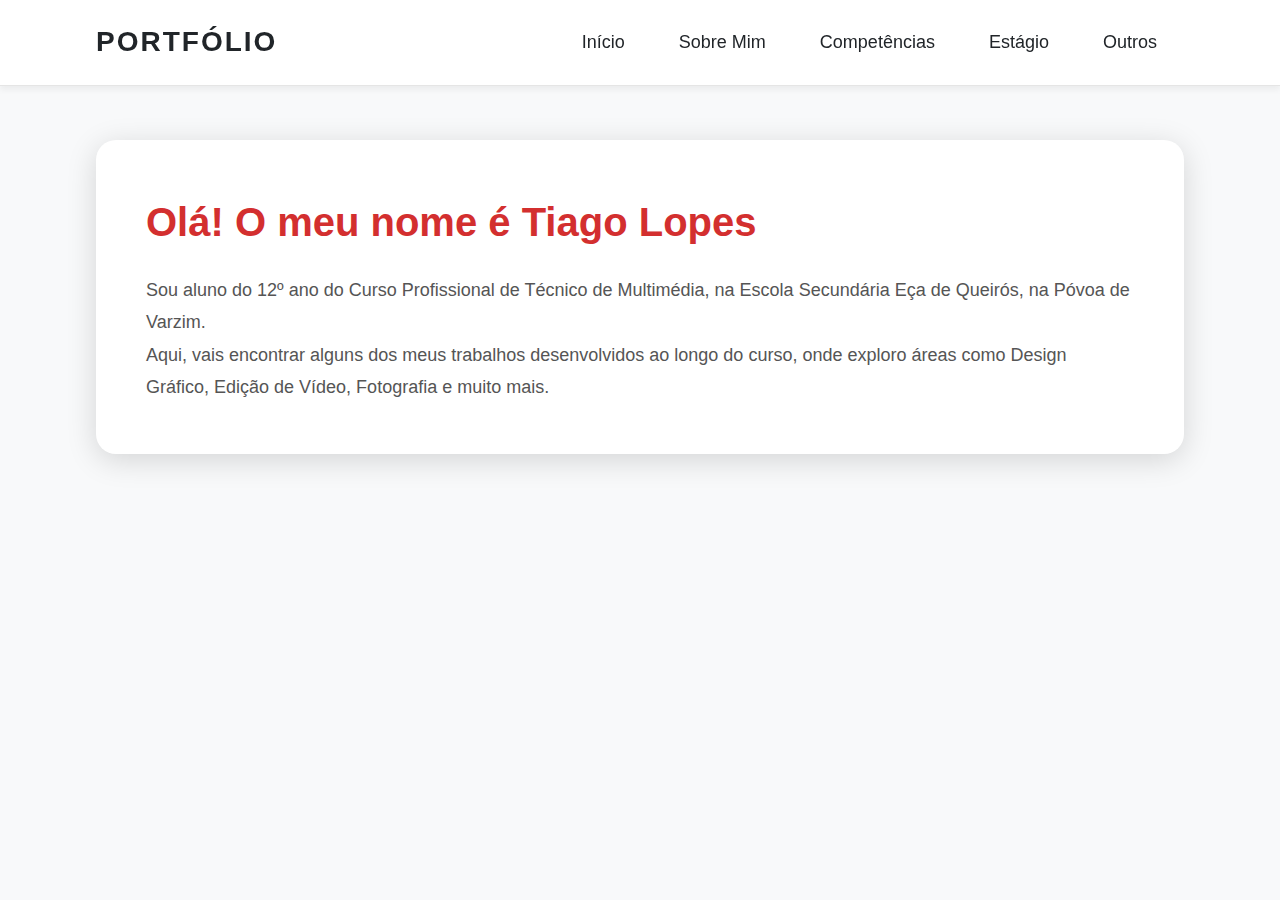
<file: index.html>
<!DOCTYPE html>
<html lang="pt">
<head>
    <meta charset="UTF-8">
    <meta name="viewport" content="width=device-width, initial-scale=1.0">
    <title>Portfólio</title>
    <link rel="stylesheet" href="styles.css">
</head>
<body>
    <header>
        <nav>
            <div class="logo">Portfólio</div>
            <button class="menu-toggle" aria-label="Abrir menu" onclick="toggleMenu()">☰</button>
            <ul class="nav-links">
                <li><a href="index.html">Início</a></li>
                <li><a href="sobre.html">Sobre Mim</a></li>
                <li><a href="competencias.html">Competências</a></li>
                <li><a href="estagio.html">Estágio</a></li>
                <li><a href="outros.html">Outros</a></li>
            </ul>
        </nav>
    </header>

    <section class="sobre-mim">
        <div class="texto">
            <h1>Olá! O meu nome é Tiago Lopes</h1>
            <p>Sou aluno do 12º ano do Curso Profissional de Técnico de Multimédia, na Escola Secundária Eça de Queirós, na Póvoa de Varzim.</p>
            <p>Aqui, vais encontrar alguns dos meus trabalhos desenvolvidos ao longo do curso, onde exploro áreas como Design Gráfico, Edição de Vídeo, Fotografia e muito mais.</p>
        </div>
    </section>

</body>
<script>
    function toggleMenu() {
        document.querySelector('.nav-links').classList.toggle('active');
    }
</script>
</html>
</file>
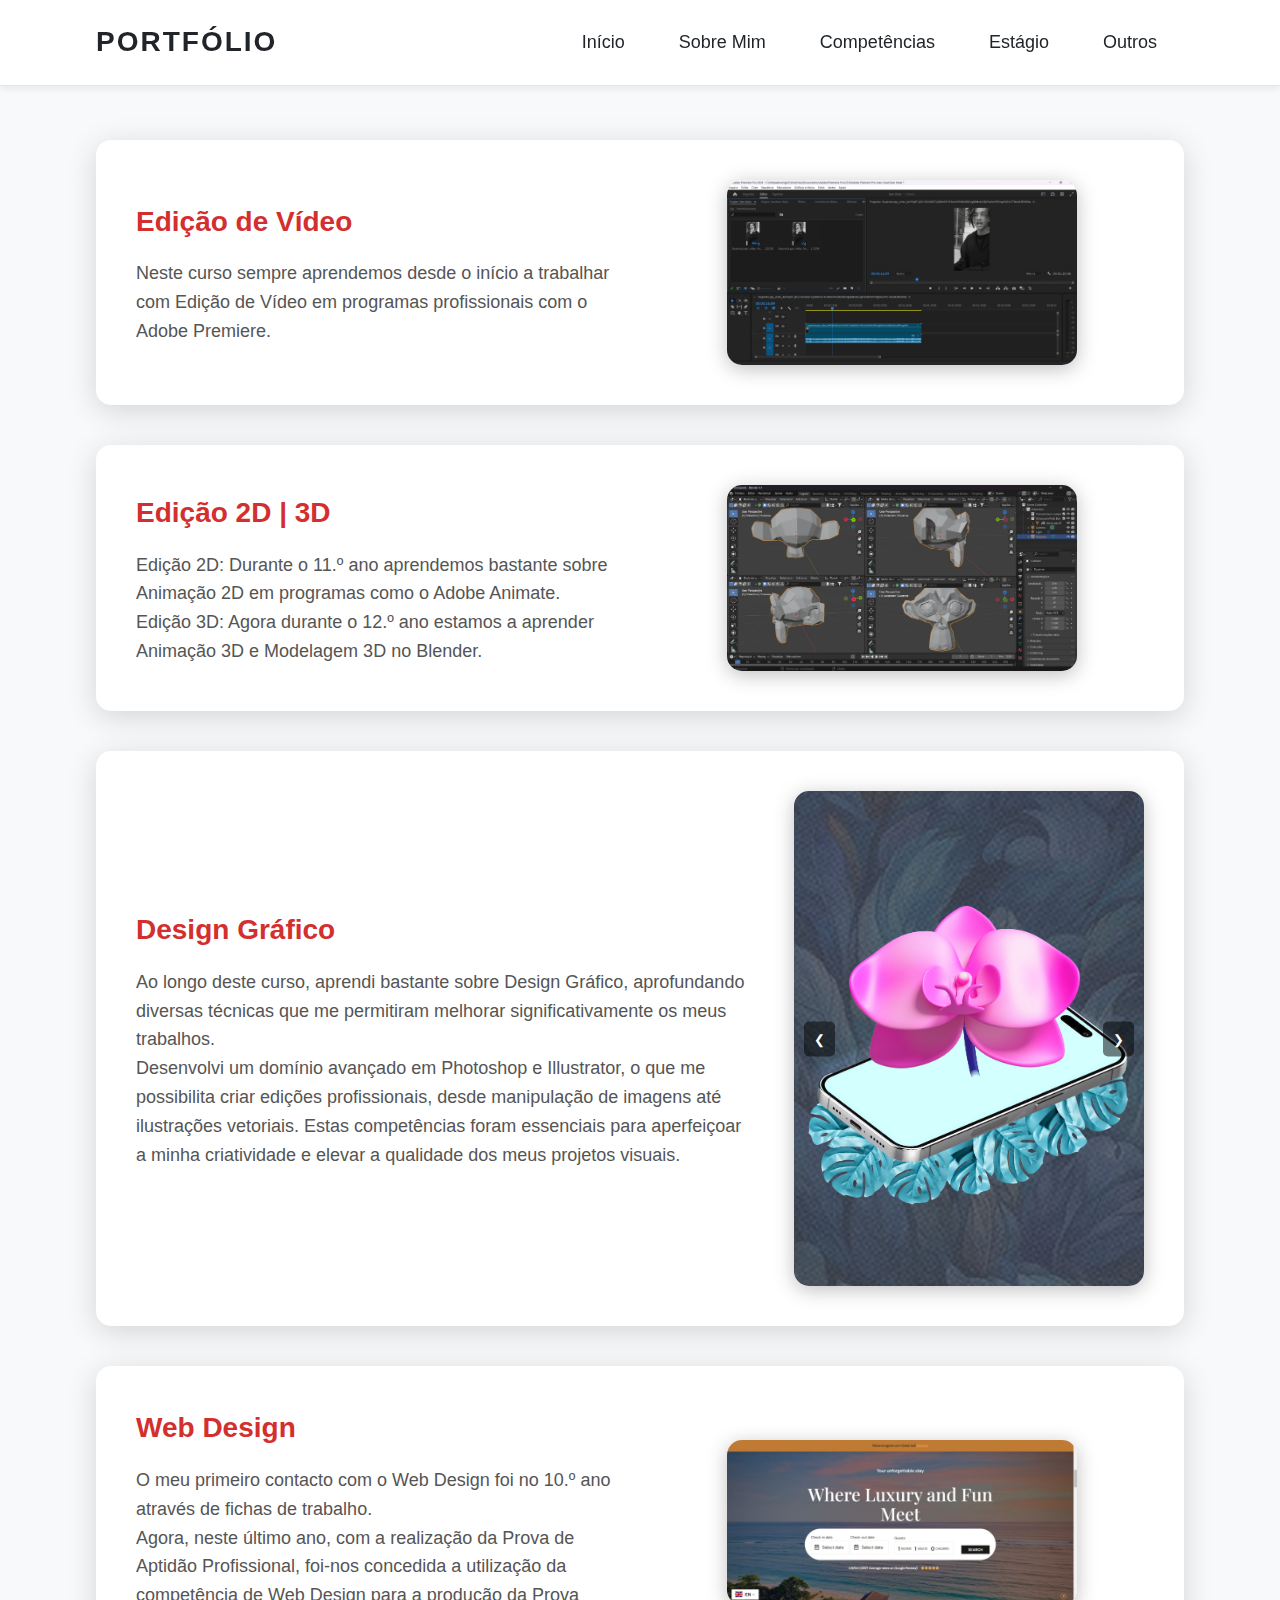
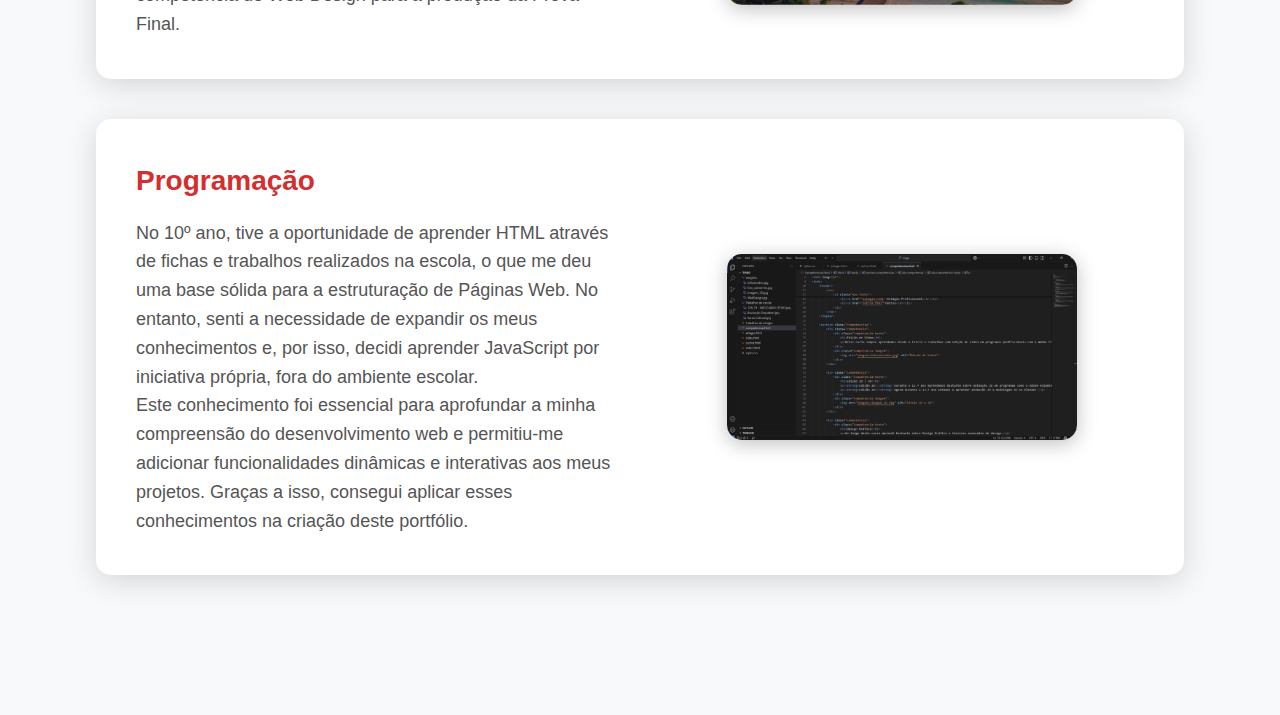
<file: competencias.html>
<!DOCTYPE html>
<html lang="pt">
<head>
    <meta charset="UTF-8">
    <meta name="viewport" content="width=device-width, initial-scale=1.0">
    <title>Competências</title>
    <link rel="stylesheet" href="styles.css">
</head>
<body>
    <header>
        <nav>
            <div class="logo">Portfólio</div>
            <button class="menu-toggle" aria-label="Abrir menu" onclick="toggleMenu()">☰</button>
            <ul class="nav-links">
                <li><a href="index.html">Início</a></li>
                <li><a href="sobre.html">Sobre Mim</a></li>
                <li><a href="competencias.html">Competências</a></li>
                <li><a href="estagio.html">Estágio</a></li>
                <li><a href="outros.html">Outros</a></li>
            </ul>
        </nav>
    </header>

    <section class="competencias">
        <div class="competencia">
            <div class="competencia-texto">
                <h2>Edição de Vídeo</h2>
                <p>Neste curso sempre aprendemos desde o início a trabalhar com Edição de Vídeo em programas profissionais com o Adobe Premiere.</p>
            </div>
            <div class="competencia-imagem">
                <img src="imagens/edicaovideo.jpg" alt="Edição de Vídeo">
            </div>
        </div>

        <div class="competencia">
            <div class="competencia-texto">
                <h2>Edição 2D | 3D</h2>
                <p><strong>Edição 2D:</strong> Durante o 11.º ano aprendemos bastante sobre Animação 2D em programas como o Adobe Animate.</p>
                <p><strong>Edição 3D:</strong> Agora durante o 12.º ano estamos a aprender Animação 3D e Modelagem 3D no Blender.</p>
            </div>
            <div class="competencia-imagem">
                <img src="imagens/imagem_3D.jpg" alt="Edição 2D e 3D">
            </div>
        </div>

        <div class="competencia">
            <div class="competencia-texto">
                <h2>Design Gráfico</h2>
                <p>Ao longo deste curso, aprendi bastante sobre Design Gráfico, aprofundando diversas técnicas que me permitiram melhorar significativamente os meus trabalhos.</p>
                <p>Desenvolvi um domínio avançado em Photoshop e Illustrator, o que me possibilita criar edições profissionais, desde manipulação de imagens até ilustrações vetoriais. Estas competências foram essenciais para aperfeiçoar a minha criatividade e elevar a qualidade dos meus projetos visuais.</p>
            </div>
            <div class="competencia-imagem slider-container">
                <img src="Trabalhos de escola/Ilustração Orquídeas.jpg" alt="Design Gráfico" class="active">
                <img src="Trabalhos de escola/12N 19 - INÍCIO ANO LETIVO.jpg" alt="Design Gráfico">
                <button class="prev" onclick="changeImage(-1)">&#10094;</button>
                <button class="next" onclick="changeImage(1)">&#10095;</button>
            </div>
        </div>

        <div class="competencia">
            <div class="competencia-texto">
                <h2>Web Design</h2>
                <p>O meu primeiro contacto com o Web Design foi no 10.º ano através de fichas de trabalho.</p>
                <p>Agora, neste último ano, com a realização da Prova de Aptidão Profissional, foi-nos concedida a utilização da competência de Web Design para a produção da Prova Final.</p>
            </div>
            <div class="competencia-imagem">
                <img src="imagens/WebDesign.jpg" alt="Web Design">
            </div>
        </div>

        <div class="competencia">
            <div class="competencia-texto">
                <h2>Programação</h2>
                <p>No 10º ano, tive a oportunidade de aprender HTML através de fichas e trabalhos realizados na escola, o que me deu uma base sólida para a estruturação de Páginas Web. No entanto, senti a necessidade de expandir os meus conhecimentos e, por isso, decidi aprender JavaScript por iniciativa própria, fora do ambiente escolar.</p>
                <p>Este conhecimento foi essencial para aprofundar a minha compreensão do desenvolvimento web e permitiu-me adicionar funcionalidades dinâmicas e interativas aos meus projetos. Graças a isso, consegui aplicar esses conhecimentos na criação deste portfólio.</p>
            </div>
            <div class="competencia-imagem">
                <img src="imagens/programacao.png" alt="Web Design">
            </div>
        </div>
    </section>
</body>

<script>
    function changeImage(direction) {
        let images = document.querySelectorAll('.slider-container img');
        let activeIndex = Array.from(images).findIndex(img => img.classList.contains('active'));
        images[activeIndex].classList.remove('active');
        let newIndex = (activeIndex + direction + images.length) % images.length;
        images[newIndex].classList.add('active');
    }

    function toggleMenu() {
        document.querySelector('.nav-links').classList.toggle('active');
    }
</script>

</html>
</file>
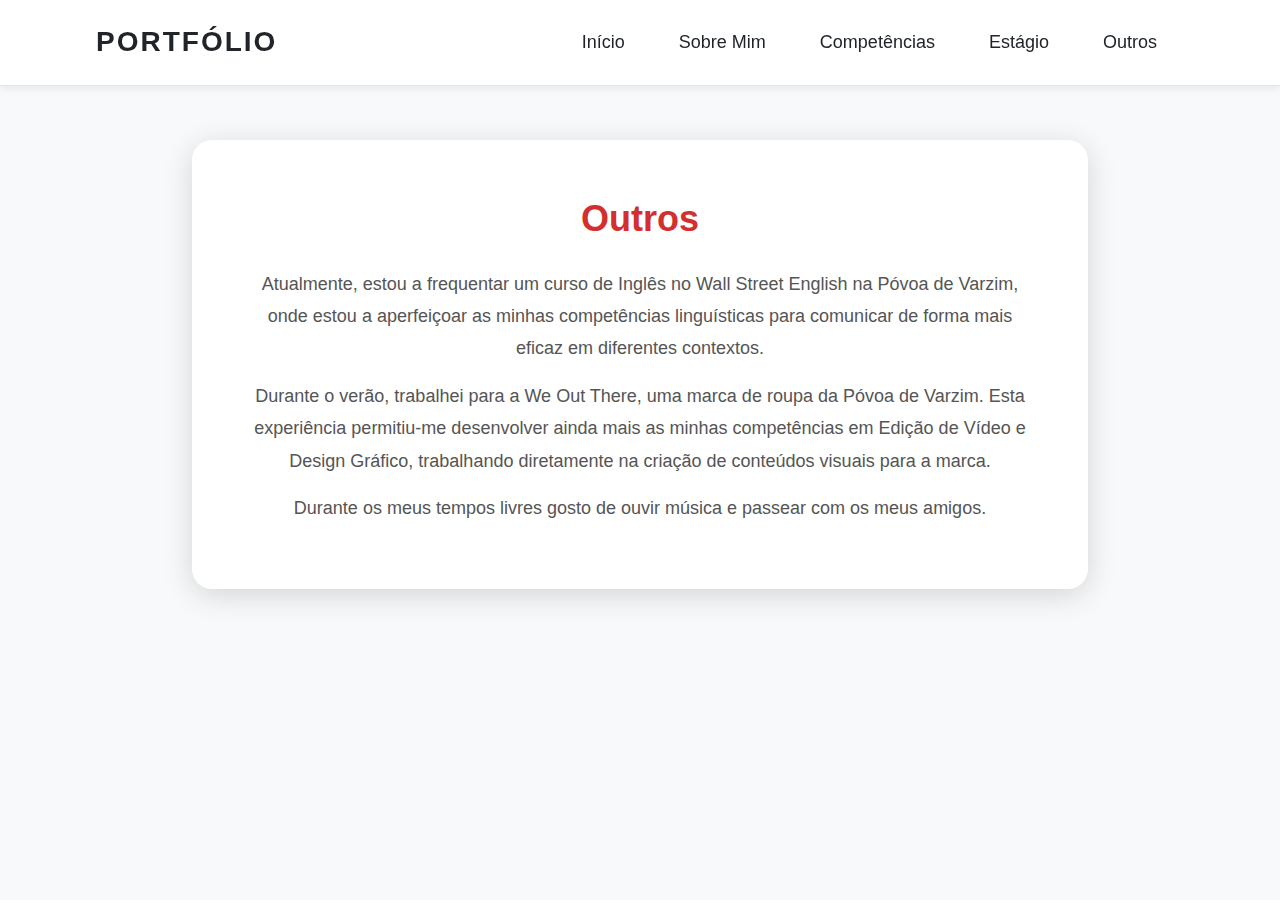
<file: outros.html>
<!DOCTYPE html>
<html lang="pt">
<head>
    <meta charset="UTF-8">
    <meta name="viewport" content="width=device-width, initial-scale=1.0">
    <title>Outros</title>
    <link rel="stylesheet" href="styles.css">
</head>
<body>
    <header>
        <nav>
            <div class="logo">Portfólio</div>
            <button class="menu-toggle" aria-label="Abrir menu" onclick="toggleMenu()">☰</button>
            <ul class="nav-links">
                <li><a href="index.html">Início</a></li>
                <li><a href="sobre.html">Sobre Mim</a></li>
                <li><a href="competencias.html">Competências</a></li>
                <li><a href="estagio.html">Estágio</a></li>
                <li><a href="outros.html">Outros</a></li>
            </ul>
        </nav>
    </header>

    <section class="outros">
        <div class="outros-container">
            <h1>Outros</h1>
            <p>Atualmente, estou a frequentar um curso de Inglês no <strong>Wall Street English</strong> na Póvoa de Varzim, onde estou a aperfeiçoar as minhas competências linguísticas para comunicar de forma mais eficaz em diferentes contextos.</p>
            <p>Durante o verão, trabalhei para a <strong>We Out There</strong>, uma marca de roupa da Póvoa de Varzim. Esta experiência permitiu-me desenvolver ainda mais as minhas competências em Edição de Vídeo e Design Gráfico, trabalhando diretamente na criação de conteúdos visuais para a marca.</p>
            <p>Durante os meus tempos livres gosto de ouvir música e passear com os meus amigos.</p>
        </div>
    </section>
</body>
<script>
    function toggleMenu() {
        document.querySelector('.nav-links').classList.toggle('active');
    }
</script>
</html>
</file>
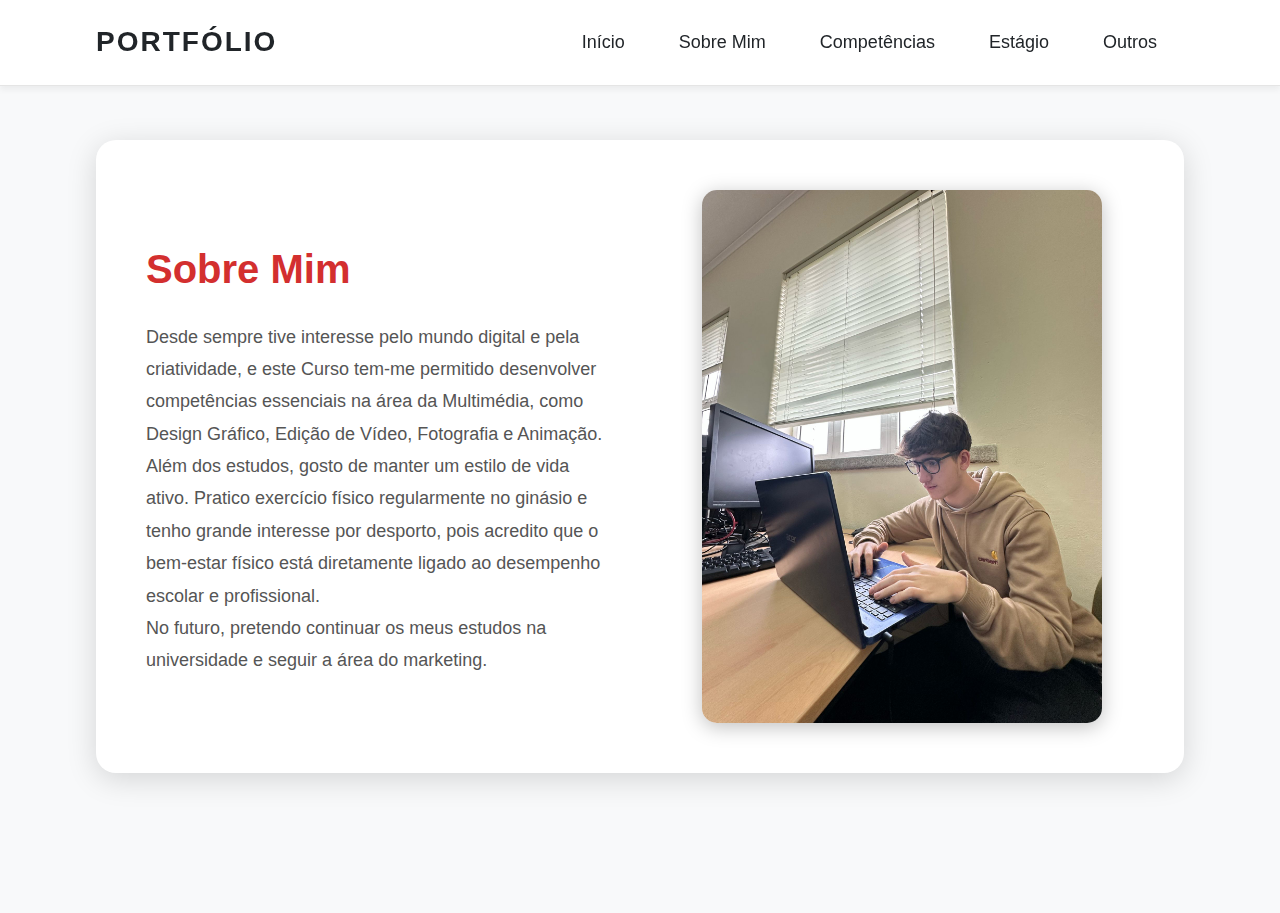
<file: sobre.html>
<!DOCTYPE html>
<html lang="pt">
<head>
    <meta charset="UTF-8">
    <meta name="viewport" content="width=device-width, initial-scale=1.0">
    <title>Sobre Mim</title>
    <link rel="stylesheet" href="styles.css">
</head>
<body>
    <header>
        <nav>
            <div class="logo">Portfólio</div>
            <button class="menu-toggle" aria-label="Abrir menu" onclick="toggleMenu()">☰</button>
            <ul class="nav-links">
                <li><a href="index.html">Início</a></li>
                <li><a href="sobre.html">Sobre Mim</a></li>
                <li><a href="competencias.html">Competências</a></li>
                <li><a href="estagio.html">Estágio</a></li>
                <li><a href="outros.html">Outros</a></li>
            </ul>
        </nav>
    </header>

    <section class="sobre-mim">
        <div class="texto">
            <h1>Sobre Mim</h1>
            <p>Desde sempre tive interesse pelo mundo digital e pela criatividade, e este Curso tem-me permitido desenvolver competências essenciais na área da Multimédia, como Design Gráfico, Edição de Vídeo, Fotografia e Animação.</p>
            <p>Além dos estudos, gosto de manter um estilo de vida ativo. Pratico exercício físico regularmente no ginásio e tenho grande interesse por desporto, pois acredito que o bem-estar físico está diretamente ligado ao desempenho escolar e profissional.</p>
            <p>No futuro, pretendo continuar os meus estudos na universidade e seguir a área do marketing.</p>
        </div>
        <div class="imagem">
            <img src="imagens/foto_sobremim.jpg" alt="Imagem de apresentação">
        </div>
    </section>
</body>
<script>
    function toggleMenu() {
        document.querySelector('.nav-links').classList.toggle('active');
    }
</script>
</html>
</file>
<file: styles.css>
/* Reset básico */
* {
    margin: 0;
    padding: 0;
    box-sizing: border-box;
    font-family: 'Poppins', sans-serif;
    scroll-behavior: smooth;
}

/* Corpo da página */
body {
    background-color: #f8f9fa;
    color: #212529;
    text-align: center;
    line-height: 1.6;
}

/* Navbar estilizada */
header {
    background: #fff;
    padding: 20px 0;
    position: fixed;
    width: 100%;
    top: 0;
    left: 0;
    z-index: 1000;
    border-bottom: 1px solid rgba(0, 0, 0, 0.1);
    box-shadow: 0 4px 6px rgba(0, 0, 0, 0.05);
}

nav {
    display: flex;
    justify-content: space-between;
    align-items: center;
    width: 85%;
    margin: auto;
    flex-wrap: wrap;
}

.logo {
    font-size: 28px;
    font-weight: bold;
    color: #212529;
    text-transform: uppercase;
    letter-spacing: 2px;
    transition: all 0.3s ease;
}

.menu-toggle {
    display: none;
    background: none;
    border: none;
    font-size: 28px;
    cursor: pointer;
    position: absolute;
    right: 20px; /* Alinha o botão à direita */
    top: 50%;
    transform: translateY(-50%);
    color: #000; /* Define a cor preta */
}

/* Remove o efeito azul que pode estar vindo do foco */
.menu-toggle:focus,
.menu-toggle:hover {
    outline: none;
    color: #000; /* Garante que ao passar o mouse, continua preto */
}

.logo:hover {
    color: #d32f2f;
}

.nav-links {
    list-style: none;
    display: flex;
    flex-wrap: wrap;
    justify-content: center;
}

.nav-links li {
    margin: 0 15px;
}

.nav-links a {
    text-decoration: none;
    color: #212529;
    font-size: 18px;
    font-weight: 500;
    transition: all 0.3s ease;
    padding: 8px 12px;
    border-radius: 6px;
}

.nav-links a:hover {
    background: #d32f2f;
    color: #fff;
    transition: 0.3s;
}

/* Responsividade da navbar */
@media (max-width: 768px) {
    .menu-toggle {
        display: block;
    }

    .nav-links {
        display: none;
        flex-direction: column;
        width: 100%;
        text-align: center;
        background-color: #fff;
        position: absolute;
        top: 60px;
        left: 0;
        box-shadow: 0px 4px 10px rgba(0, 0, 0, 0.1);
    }

    .nav-links.active {
        display: flex;
    }
}

.container {
    max-width: 90%;
    background: rgba(255, 255, 255, 0.85);
    padding: 50px;
    border-radius: 20px;
    box-shadow: 0 10px 30px rgba(0, 0, 0, 0.15);
    backdrop-filter: blur(10px);
    transition: all 0.3s ease;
}

.container:hover {
    transform: translateY(-5px);
}

h1 {
    font-size: 42px;
    margin-bottom: 20px;
    color: #212529;
    font-weight: 700;
    transition: all 0.3s ease;
}

h1:hover {
    color: #d32f2f;
}

p {
    font-size: 20px;
    line-height: 1.8;
    font-weight: 300;
    color: #555;
}

/* Botão CTA */
.btn {
    display: inline-block;
    background: #d32f2f;
    color: #fff;
    font-size: 18px;
    padding: 12px 24px;
    margin-top: 20px;
    border-radius: 8px;
    text-decoration: none;
    transition: all 0.3s ease;
    font-weight: bold;
    box-shadow: 0 4px 10px rgba(0, 0, 0, 0.1);
}

.btn:hover {
    background: #b71c1c;
    transform: scale(1.05);
}

/* Responsividade */
@media (max-width: 1024px) {
    nav {
        flex-direction: column;
        text-align: center;
    }

    .nav-links {
        flex-direction: column;
        margin-top: 10px;
    }

    .nav-links li {
        margin: 10px 0;
    }

    .container {
        padding: 30px;
    }

    h1 {
        font-size: 36px;
    }

    .btn {
        font-size: 16px;
        padding: 10px 20px;
    }
}

@media (max-width: 600px) {
    .container {
        padding: 20px;
    }

    h1 {
        font-size: 28px;
    }

    .btn {
        font-size: 14px;
        padding: 8px 16px;
    }

    .nav-links a {
        font-size: 16px;
    }
}

.sobre-mim {
    display: flex;
    align-items: center;
    justify-content: center;
    max-width: 85%;
    margin: 140px auto;
    gap: 60px;
    background: #fff;
    padding: 50px;
    border-radius: 20px;
    box-shadow: 0px 6px 30px rgba(0, 0, 0, 0.15);
    transition: all 0.3s ease-in-out;
}

.sobre-mim:hover {
    transform: translateY(-5px);
}

.texto {
    flex: 1;
    text-align: left;
}

.texto h1 {
    font-size: 40px;
    color: #d32f2f;
    margin-bottom: 20px;
}

.texto p {
    font-size: 18px;
    line-height: 1.8;
    color: #555;
}

.imagem {
    flex: 1;
    display: flex;
    justify-content: center;
}

.imagem img {
    width: 100%;
    max-width: 400px;
    border-radius: 15px;
    box-shadow: 0px 4px 20px rgba(0, 0, 0, 0.25);
    transition: all 0.3s ease-in-out;
}

.imagem img:hover {
    transform: scale(1.05);
}

/* Responsividade */
@media (max-width: 1024px) {
    .sobre-mim {
        flex-direction: column;
        text-align: center;
        gap: 40px;
    }

    .texto {
        text-align: center;
    }

    .imagem img {
        max-width: 85%;
    }
}

.competencias {
    max-width: 85%;
    margin: 140px auto;
}

/* Estilização de cada bloco de competência */
.competencia {
    display: flex;
    align-items: center;
    gap: 40px;
    background: #fff;
    padding: 40px;
    border-radius: 15px;
    box-shadow: 0px 6px 30px rgba(0, 0, 0, 0.15);
    margin-bottom: 40px;
    transition: all 0.3s ease-in-out;
}

/* Efeito ao passar o mouse */
.competencia:hover {
    transform: translateY(-5px);
}

/* Área do texto */
.competencia-texto {
    flex: 1;
    text-align: left;
}

.competencia-texto h2 {
    font-size: 28px;
    color: #d32f2f;
    margin-bottom: 15px;
}

.competencia-texto p {
    font-size: 18px;
    line-height: 1.6;
    color: #555;
}

/* Área da imagem */
.competencia-imagem {
    flex: 1;
    display: flex;
    justify-content: center;
    position: relative;
}

.competencia-imagem img {
    width: 100%;
    max-width: 350px;
    border-radius: 15px;
    box-shadow: 0px 4px 20px rgba(0, 0, 0, 0.25);
    transition: all 0.3s ease-in-out;
}

/* Efeito ao passar o mouse */
.competencia-imagem img:hover {
    transform: scale(1.05);
}

/* Ajuste para Mobile */
@media (max-width: 768px) {
    .competencia {
        flex-direction: column; /* Empilha os elementos */
        text-align: center;
        padding: 30px;
        gap: 20px;
    }

    .competencia-texto {
        text-align: center;
    }

    .competencia-texto h2 {
        font-size: 24px;
    }

    .competencia-texto p {
        font-size: 16px;
    }

    .competencia-imagem img {
        max-width: 80%; /* Reduz a imagem no mobile */
    }
}

/* Slider de Imagens */
.slider-container {
    position: relative;
    max-width: 350px;
}

.slider-container img {
    display: none;
}

.slider-container img.active {
    display: block;
}

/* Botões do Slider */
.prev, .next {
    position: absolute;
    top: 50%;
    transform: translateY(-50%);
    background-color: rgba(0, 0, 0, 0.5);
    color: white;
    border: none;
    padding: 10px;
    cursor: pointer;
    border-radius: 5px;
}

.prev { left: 10px; }
.next { right: 10px; }


.outros {
    max-width: 70%;
    margin: 140px auto;
    background: #fff;
    padding: 50px;
    border-radius: 20px;
    box-shadow: 0px 6px 30px rgba(0, 0, 0, 0.15);
    transition: all 0.3s ease-in-out;
}

.outros:hover {
    transform: translateY(-5px);
}

.outros-container {
    text-align: center;
}

.outros-container h1 {
    font-size: 36px;
    color: #d32f2f;
    margin-bottom: 20px;
}

.outros-container p {
    font-size: 18px;
    line-height: 1.8;
    color: #555;
    margin-bottom: 15px;
}

/* Responsividade */
@media (max-width: 1024px) {
    .outros {
        max-width: 90%;
        padding: 40px;
    }

    .outros-container h1 {
        font-size: 32px;
    }

    .outros-container p {
        font-size: 16px;
    }
}


.estagio {
    max-width: 85%;
    margin: 140px auto;
    background: #fff;
    padding: 50px;
    border-radius: 20px;
    box-shadow: 0px 6px 30px rgba(0, 0, 0, 0.15);
    transition: all 0.3s ease-in-out;
    text-align: center;
}

.estagio:hover {
    transform: translateY(-5px);
}

.estagio h1 {
    font-size: 36px;
    color: #d32f2f;
    margin-bottom: 20px;
}

.estagio p {
    font-size: 18px;
    line-height: 1.8;
    color: #555;
    margin-bottom: 30px;
}

.gallery {
    display: grid;
    grid-template-columns: repeat(auto-fit, minmax(300px, 1fr));
    gap: 20px;
    margin-top: 20px;
}

.gallery-item {
    background: #fff;
    padding: 20px;
    border-radius: 15px;
    box-shadow: 0px 4px 20px rgba(0, 0, 0, 0.2);
    transition: all 0.3s ease-in-out;
}

.gallery-item:hover {
    transform: scale(1.05);
}

.gallery-item img {
    width: 100%;
    border-radius: 10px;
}

.gallery-item p {
    font-size: 16px;
    color: #555;
    margin-top: 10px;
}

@media (max-width: 1024px) {
    .estagio {
        max-width: 90%;
        padding: 40px;
    }
}
</file>
